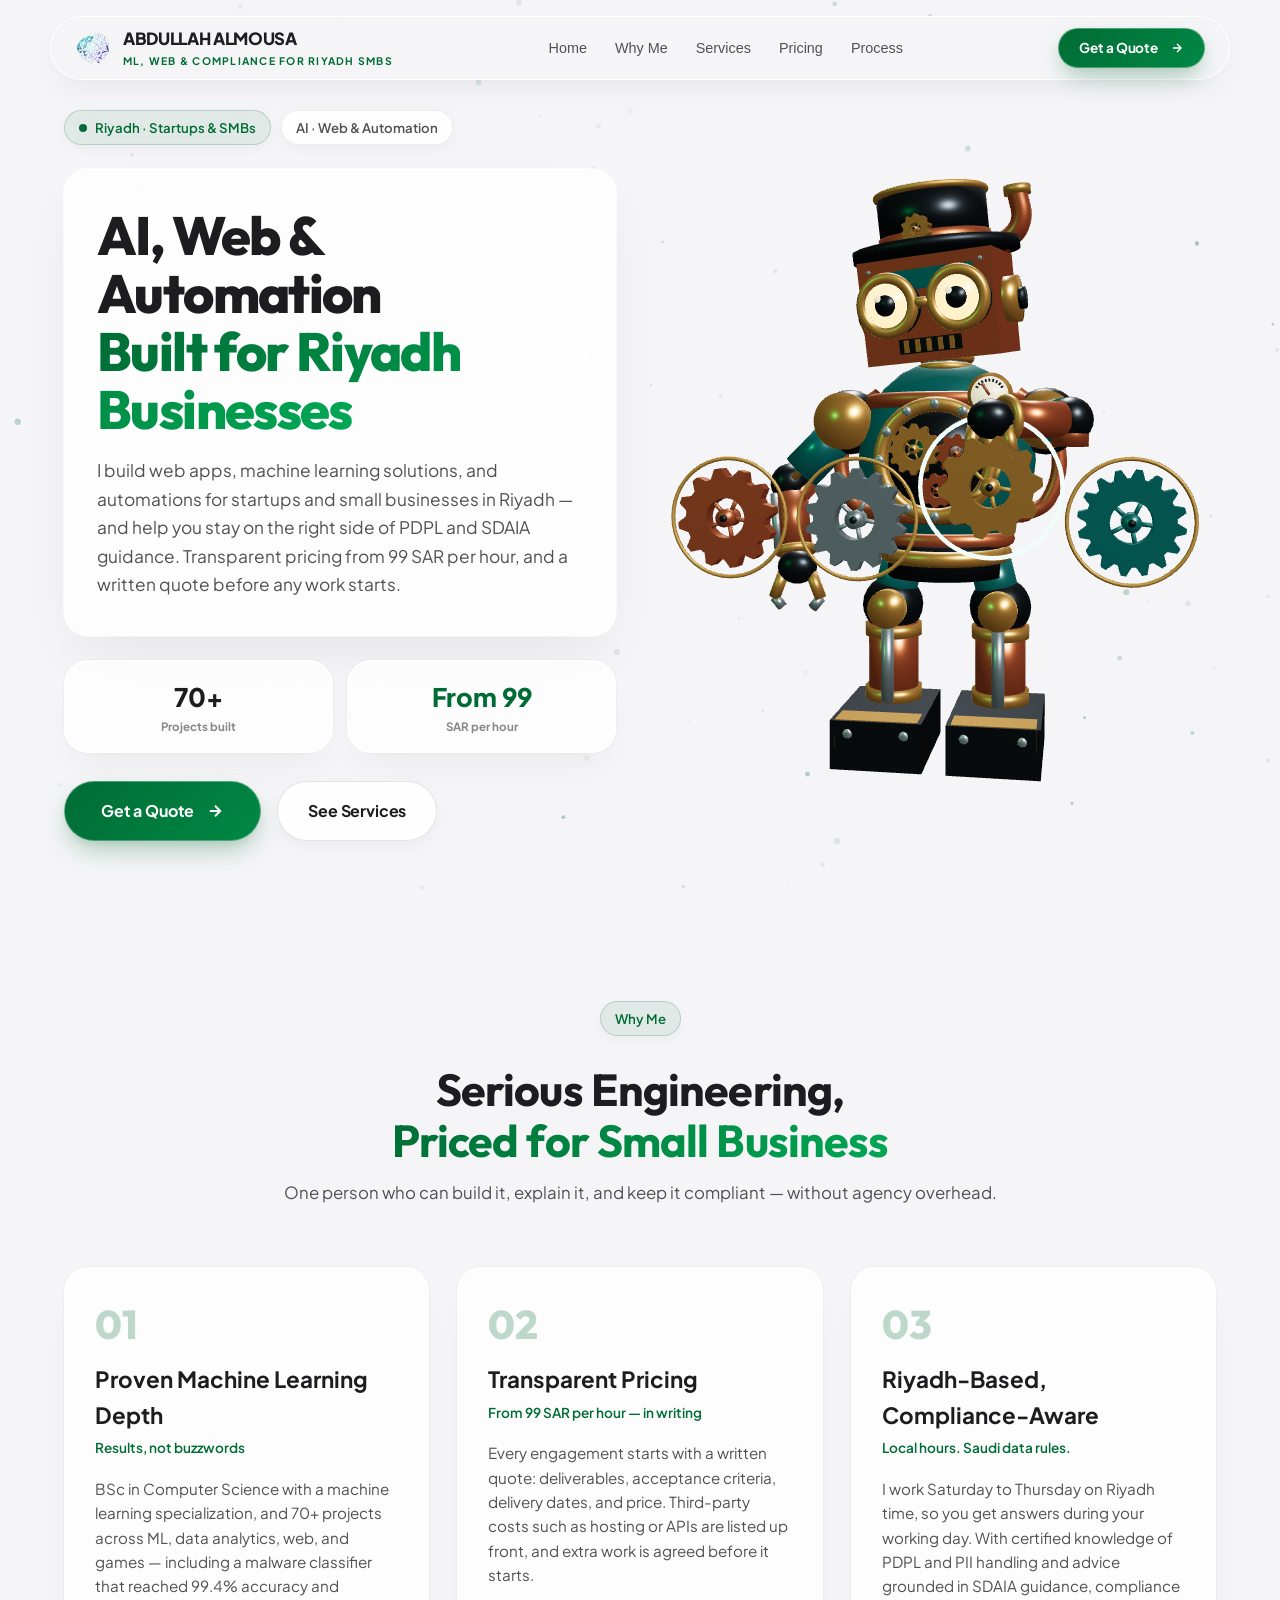
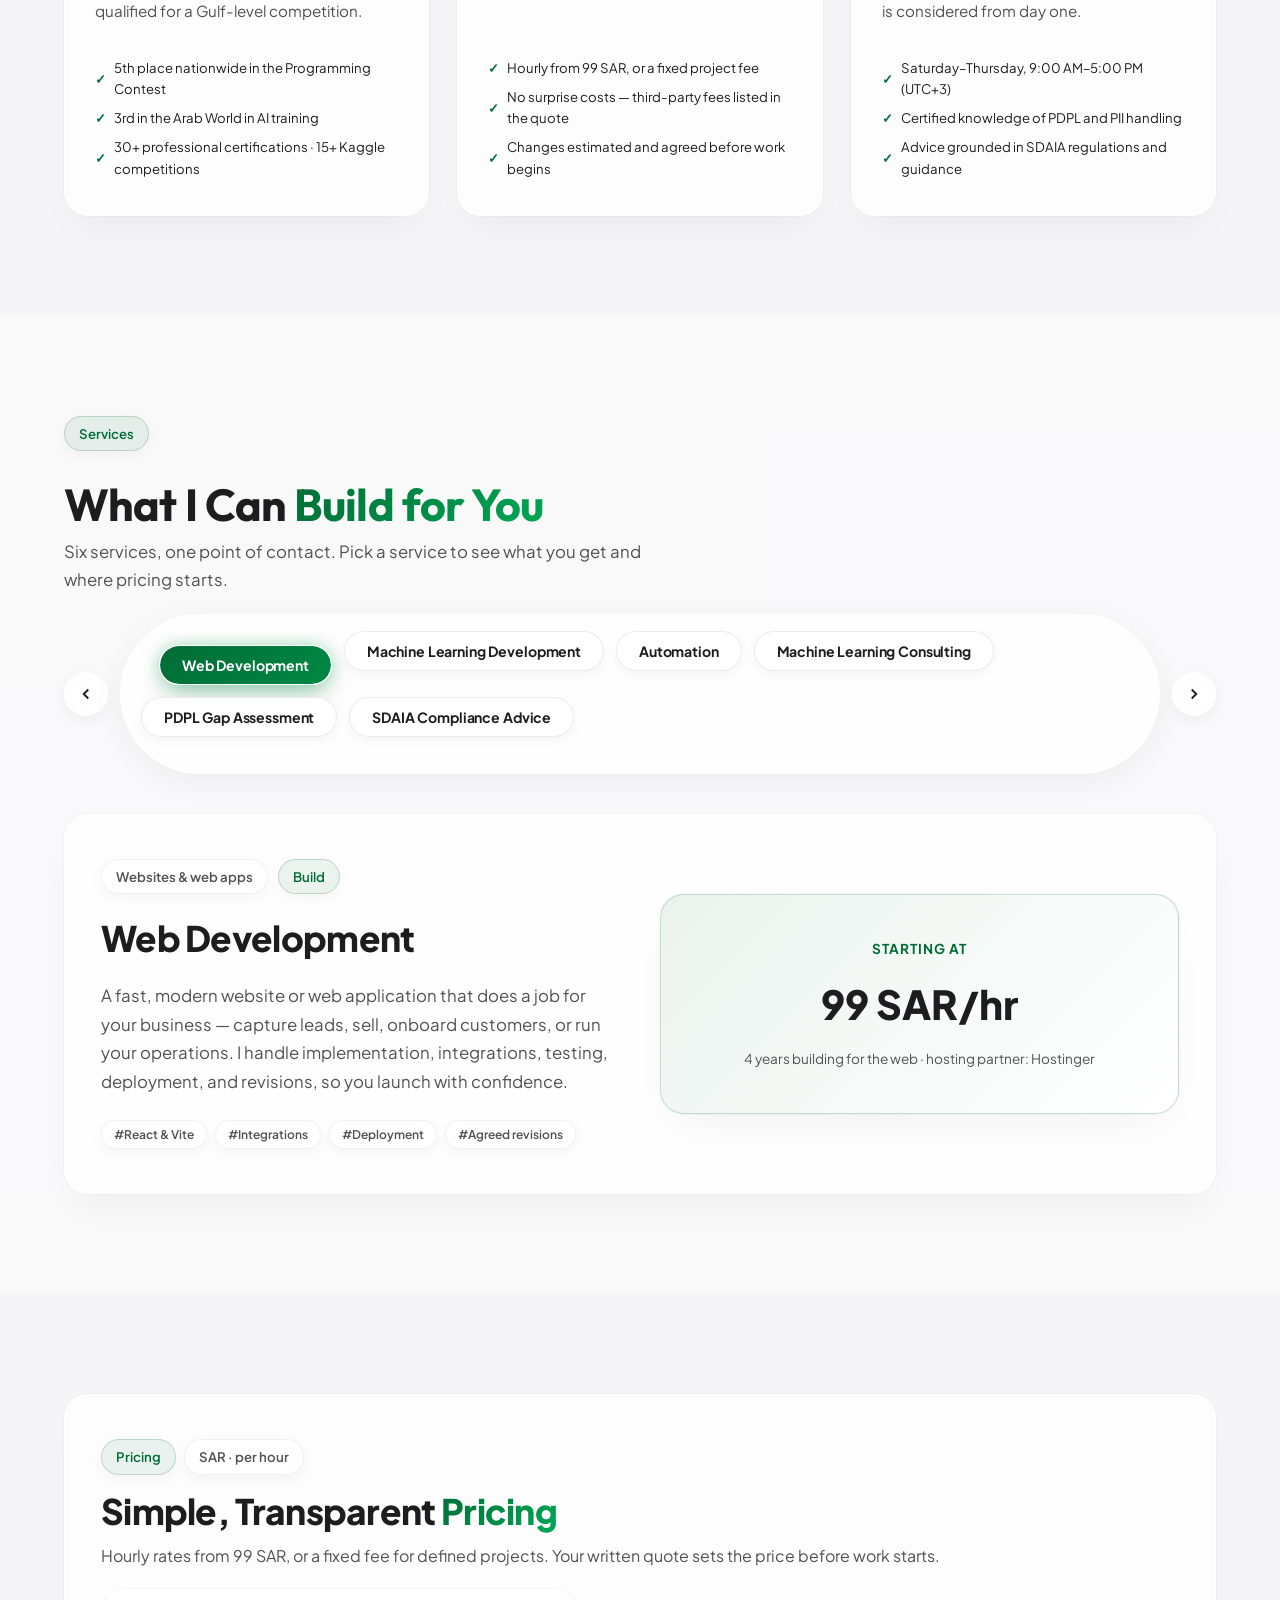
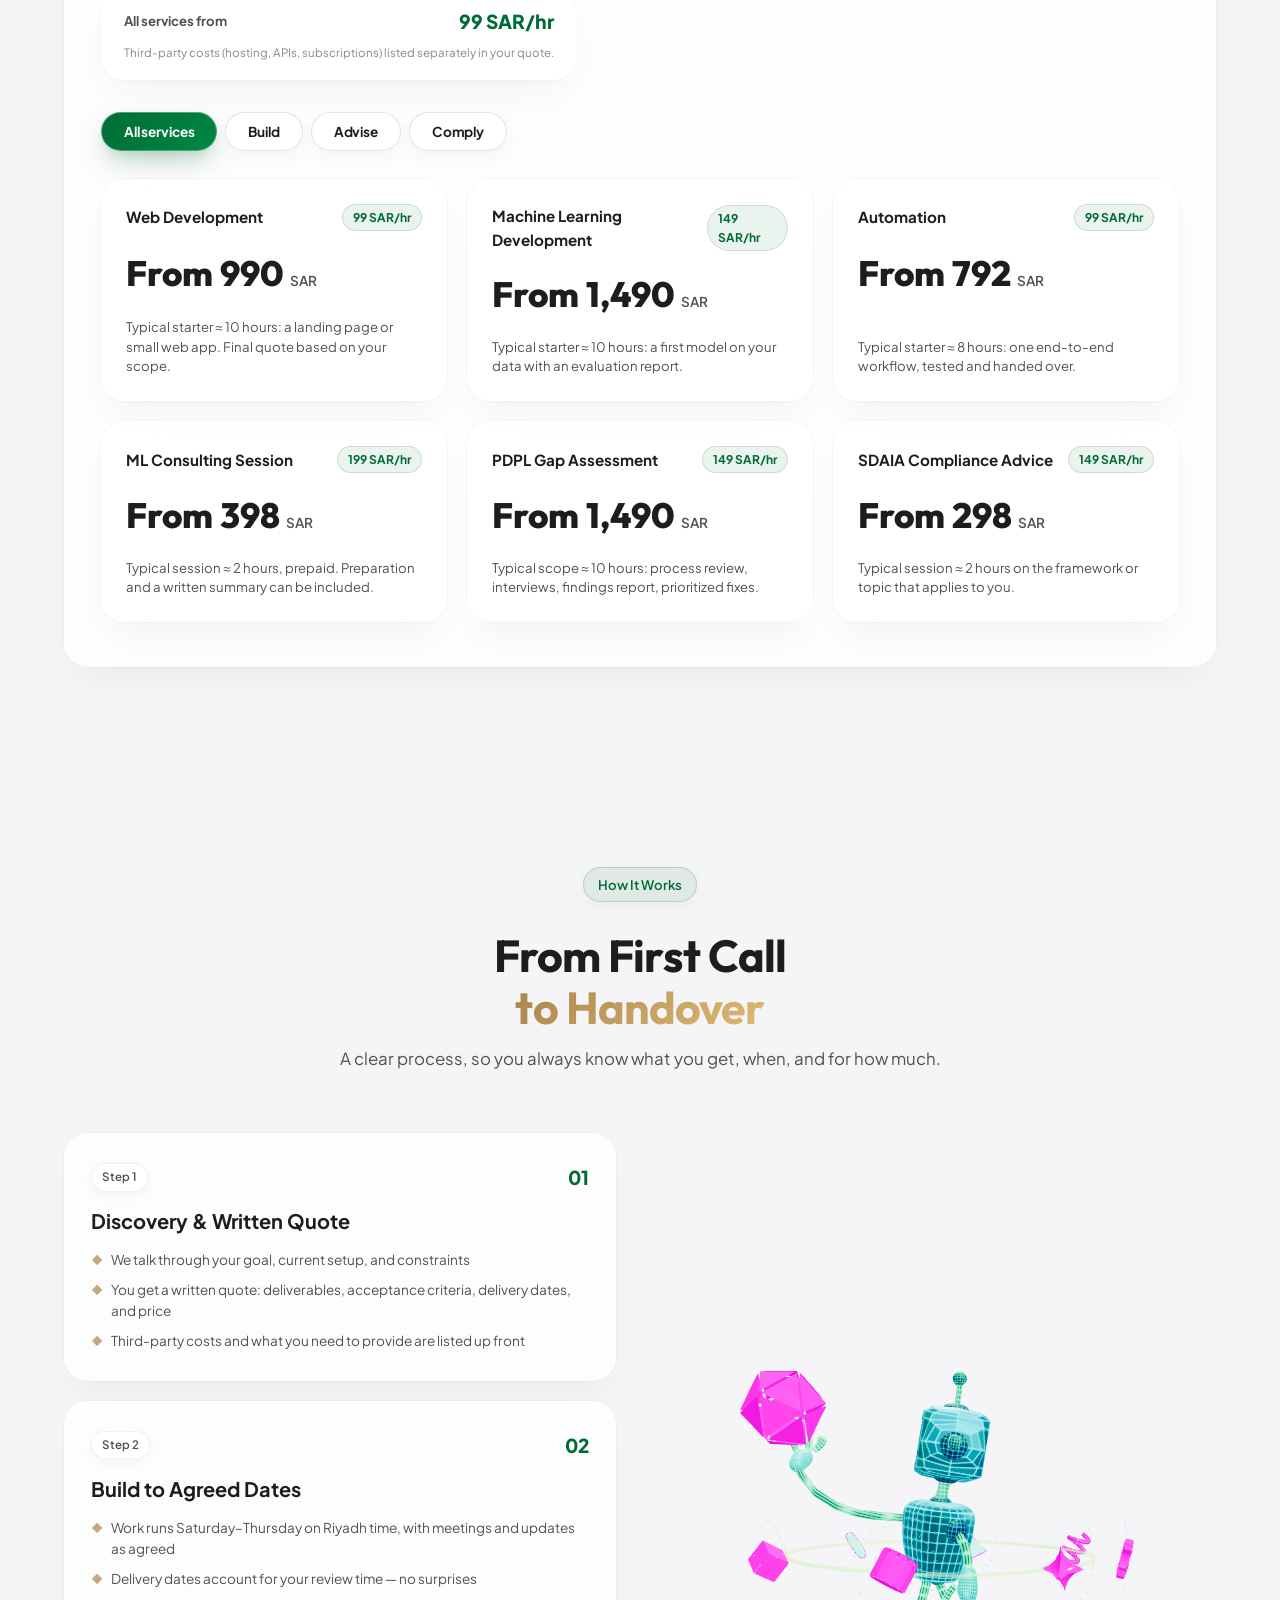
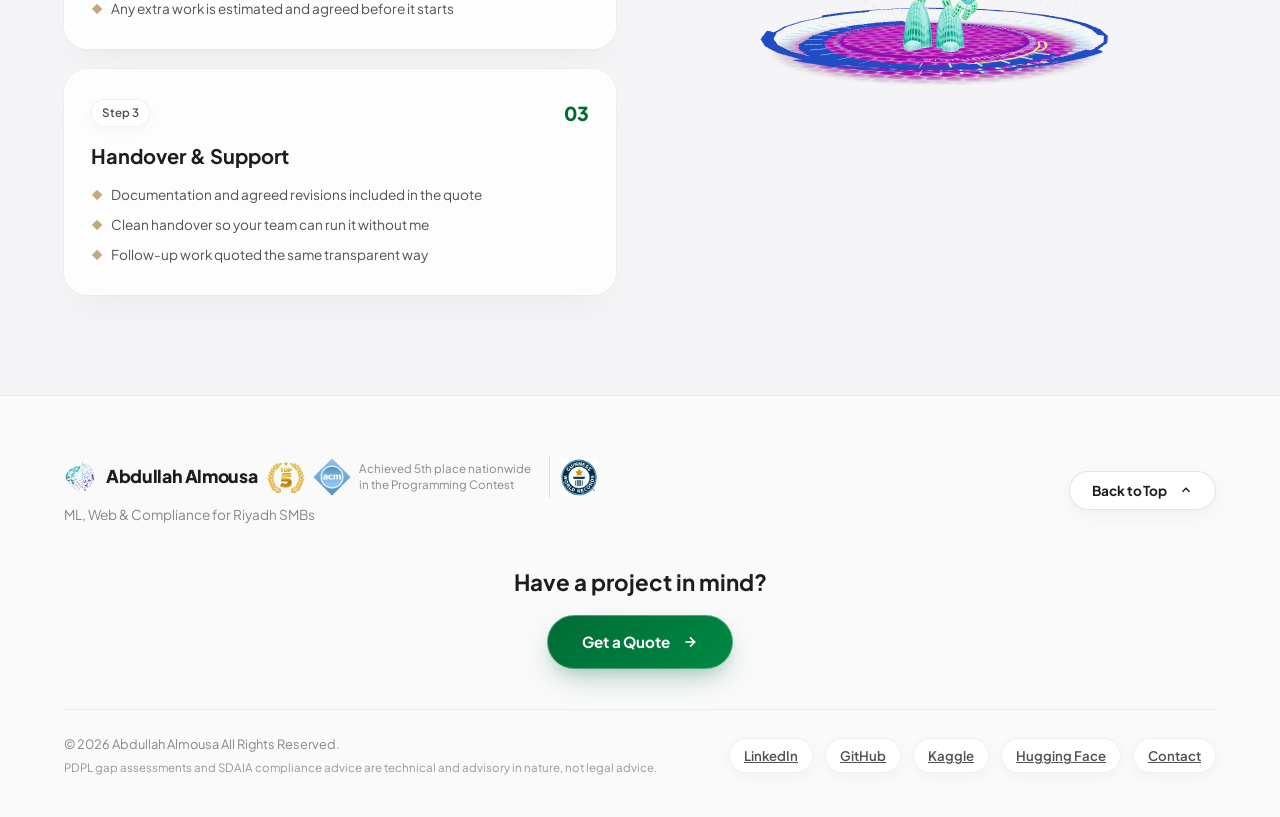
<file: index.html>
<!DOCTYPE html>
<html lang="en">
  <head>
    <meta charset="UTF-8" />
    <meta name="viewport" content="width=device-width, initial-scale=1.0" />
    <meta name="theme-color" content="#f5f5f7" />
    <link rel="icon" type="image/png" href="./assets/logo-DHWenbFz.png" />
    <title>Abdullah Almousa | AI, Web & Automation Services in Riyadh</title>
    <meta name="description" content="Freelance AI, web development, and automation for startups and small businesses in Riyadh. Transparent pricing from 99 SAR per hour, written quote before work starts." />
    
    <!-- Google Fonts: Plus Jakarta Sans & Outfit -->
    <link rel="preconnect" href="https://fonts.googleapis.com" />
    <link rel="preconnect" href="https://fonts.gstatic.com" crossorigin />
    <link href="https://fonts.googleapis.com/css2?family=Outfit:wght@300;400;500;600;700;800&family=Plus+Jakarta+Sans:wght@300;400;500;600;700;800&display=swap" rel="stylesheet" />
    <script type="module" crossorigin src="./assets/index-CaRJ4_Bm.js"></script>
    <link rel="stylesheet" crossorigin href="./assets/index-ww7NXASJ.css">
  </head>
  <body>
    <div id="root"></div>
  </body>
</html>
</file>
<file: assets/index-ww7NXASJ.css>
:root{--bg-primary: #f5f5f7;--text-primary: #1d1d1f;--text-secondary: #515154;--text-tertiary: #86868b;--text-inverse: #ffffff;--accent-primary: #006C35;--accent-primary-subtle: rgba(0, 108, 53, .08);--accent-primary-glow: rgba(0, 108, 53, .35);--accent-primary-vibrant: #00a854;--accent-secondary: #c5a880;--glass-bg: rgba(255, 255, 255, .76);--glass-bg-hover: rgba(255, 255, 255, .92);--glass-border: rgba(255, 255, 255, .9);--glass-border-glow: rgba(0, 108, 53, .25);--glass-shadow: 0 20px 40px -15px rgba(0, 0, 0, .06), 0 0 1px 1px rgba(0, 0, 0, .03);--glass-shadow-hover: 0 35px 70px -15px rgba(0, 0, 0, .12), 0 0 1px 1px rgba(0, 0, 0, .06);--radius-lg: 24px;--radius-full: 9999px;--font-main: "Plus Jakarta Sans", -apple-system, BlinkMacSystemFont, "Segoe UI", Roboto, sans-serif;--font-display: "Outfit", "Plus Jakarta Sans", sans-serif;--transition-smooth: all .35s cubic-bezier(.16, 1, .3, 1);--transition-spring: all .5s cubic-bezier(.34, 1.56, .64, 1)}*,*:before,*:after{box-sizing:border-box;margin:0;padding:0;-webkit-font-smoothing:antialiased;-moz-osx-font-smoothing:grayscale}html,body,*{scrollbar-width:none!important;-ms-overflow-style:none!important}::-webkit-scrollbar{display:none!important;width:0!important;height:0!important}html{font-size:16px;scroll-behavior:smooth;background-color:var(--bg-primary);color:var(--text-primary)}body{font-family:var(--font-main);background-color:var(--bg-primary);color:var(--text-primary);min-height:100vh;line-height:1.6;overflow-x:hidden;position:relative}.glass-card{background:var(--glass-bg);backdrop-filter:blur(28px) saturate(190%);-webkit-backdrop-filter:blur(28px) saturate(190%);border:1px solid var(--glass-border);box-shadow:var(--glass-shadow);border-radius:var(--radius-lg);transition:var(--transition-smooth)}.glass-card:hover{background:var(--glass-bg-hover);box-shadow:var(--glass-shadow-hover);border-color:var(--glass-border-glow);transform:translateY(-6px) scale(1.01)}@keyframes floatSlow{0%,to{transform:translateY(0) rotate(0)}50%{transform:translateY(-12px) rotate(.4deg)}}@keyframes floatMedium{0%,to{transform:translateY(0) rotate(0)}50%{transform:translateY(-16px) rotate(-.5deg)}}@keyframes floatReverse{0%,to{transform:translateY(0)}50%{transform:translateY(10px)}}.floating-box-1{animation:floatSlow 6s ease-in-out infinite}.floating-box-2{animation:floatMedium 5s ease-in-out infinite .8s}.floating-box-3{animation:floatReverse 7s ease-in-out infinite 1.5s}.glass-pill{display:inline-flex;align-items:center;gap:8px;padding:6px 14px;background:#ffffffd9;backdrop-filter:blur(14px);-webkit-backdrop-filter:blur(14px);border:1px solid rgba(0,0,0,.06);border-radius:var(--radius-full);font-size:.825rem;font-weight:600;color:var(--text-secondary);box-shadow:0 4px 14px #0000000a}.glass-pill.emerald{background:var(--accent-primary-subtle);border-color:#006c3533;color:var(--accent-primary)}.glass-nav{position:fixed;top:16px;left:50%;transform:translate(-50%);width:calc(100% - 32px);max-width:1180px;height:64px;background:#f5f5f7c7;backdrop-filter:blur(28px) saturate(190%);-webkit-backdrop-filter:blur(28px) saturate(190%);border:1px solid rgba(255,255,255,.9);box-shadow:0 12px 35px -10px #00000014,0 0 1px #0000000a;border-radius:var(--radius-full);z-index:100;display:flex;align-items:center;justify-content:space-between;padding:0 24px;transition:var(--transition-smooth)}.btn{display:inline-flex;align-items:center;justify-content:center;gap:12px;padding:14px 30px;font-family:var(--font-main);font-size:.95rem;font-weight:700;letter-spacing:-.01em;border-radius:var(--radius-full);border:none;cursor:pointer;position:relative;overflow:hidden;transition:var(--transition-spring);text-decoration:none;-webkit-user-select:none;user-select:none}.btn-primary{background:linear-gradient(135deg,var(--accent-primary) 0%,#008844 100%);color:var(--text-inverse);box-shadow:0 12px 28px -6px var(--accent-primary-glow),0 4px 10px #0000000d;border:1px solid rgba(255,255,255,.3)}.btn-primary:before{content:"";position:absolute;top:0;left:-120%;width:100%;height:100%;background:linear-gradient(90deg,transparent 0%,rgba(255,255,255,.35) 50%,transparent 100%);transform:skew(-25deg);animation:shimmerSweep 3.5s infinite ease-in-out}@keyframes shimmerSweep{0%{left:-120%}35%{left:140%}to{left:140%}}.btn-primary:hover{background:linear-gradient(135deg,#007a3c 0%,var(--accent-primary-vibrant) 100%);transform:translateY(-4px) scale(1.03);box-shadow:0 18px 36px -6px var(--accent-primary-glow),0 0 20px #00a85466}.btn-primary:active{transform:translateY(-1px) scale(.98);box-shadow:0 6px 14px -4px var(--accent-primary-glow)}.btn-secondary{background:#ffffffd9;color:var(--text-primary);border:1px solid rgba(0,0,0,.1);box-shadow:0 6px 18px #0000000a;-webkit-backdrop-filter:blur(12px);backdrop-filter:blur(12px)}.btn-secondary:hover{background:#fff;border-color:#006c354d;color:var(--accent-primary);transform:translateY(-4px) scale(1.03);box-shadow:0 14px 28px #00000014,0 0 12px #006c3526}.btn-secondary:active{transform:translateY(-1px) scale(.98)}@keyframes auraPulse{0%,to{box-shadow:0 0 0 0 var(--accent-primary-glow)}50%{box-shadow:0 0 0 10px #006c3500}}.pulse-aura{animation:auraPulse 2.5s infinite}.container{width:100%;max-width:1200px;margin:0 auto;padding:0 24px}.section-padding{padding:100px 0}.heading-display{font-family:var(--font-display);font-size:clamp(2.5rem,5vw,4.4rem);font-weight:800;line-height:1.08;letter-spacing:-.03em;color:var(--text-primary)}.heading-section{font-family:var(--font-display);font-size:clamp(2rem,3.5vw,2.8rem);font-weight:700;line-height:1.15;letter-spacing:-.02em;color:var(--text-primary)}.text-gradient-primary{background:linear-gradient(135deg,var(--accent-primary) 0%,var(--accent-primary-vibrant) 100%);-webkit-background-clip:text;-webkit-text-fill-color:transparent}.text-gradient-secondary{background:linear-gradient(135deg,#a8844f,#dfba73);-webkit-background-clip:text;-webkit-text-fill-color:transparent}.text-muted{color:var(--text-secondary);font-size:1.05rem;line-height:1.65}@media(max-width:768px){.section-padding{padding:60px 0}.glass-nav{top:10px;height:58px;padding:0 16px}.nav-links{display:none!important}}@media(max-width:520px){.nav-action{display:none}}.showcase-header-row{display:flex;justify-content:space-between;align-items:flex-end;flex-wrap:wrap;gap:20px;margin-bottom:40px}.showcase-nav-wrapper{display:flex;align-items:center;gap:12px;max-width:100%}.showcase-tabs-wrapper{max-width:100%;position:relative;flex:1;min-width:0}.showcase-arrow-btn{width:44px;height:44px;min-width:44px;min-height:44px;border-radius:50%;border:1px solid rgba(255,255,255,.95);background:#ffffffd9;backdrop-filter:blur(16px);-webkit-backdrop-filter:blur(16px);box-shadow:0 4px 14px #0000000d;color:var(--text-primary);display:inline-flex;align-items:center;justify-content:center;cursor:pointer;flex-shrink:0;transition:transform .25s cubic-bezier(.34,1.56,.64,1),background-color .25s ease,border-color .25s ease,box-shadow .25s ease,color .25s ease;-webkit-user-select:none;user-select:none;-webkit-tap-highlight-color:transparent}.showcase-arrow-btn:hover{background:#fff;color:var(--accent-primary);border-color:#006c3559;transform:scale(1.08);box-shadow:0 8px 22px #006c3529}.showcase-arrow-btn:active{transform:scale(.92)}.showcase-tabs-container{display:flex;gap:12px;align-items:flex-start;padding:16px 20px 22px;background-color:#ffffffbf;backdrop-filter:blur(20px);-webkit-backdrop-filter:blur(20px);border-radius:var(--radius-full);border:1px solid rgba(255,255,255,.95);box-shadow:0 8px 30px #0000000d;overflow-x:auto;min-height:76px;flex-wrap:wrap;max-width:100%}@media(max-width:900px){.showcase-header-row{flex-direction:column;align-items:stretch;gap:24px}.showcase-nav-wrapper,.showcase-tabs-wrapper{width:100%}}@media(max-width:768px){.showcase-nav-wrapper{gap:8px;width:100%}.showcase-arrow-btn{width:38px;height:38px;min-width:38px;min-height:38px}.showcase-tabs-container{flex-wrap:nowrap;overflow-x:auto;overflow-y:hidden;-webkit-overflow-scrolling:touch;scrollbar-width:none;width:100%;padding:8px 12px 14px;gap:8px;min-height:56px;scroll-snap-type:x proximity}.showcase-tabs-container::-webkit-scrollbar{display:none}.showcase-tab-btn{flex-shrink:0;scroll-snap-align:center;padding-bottom:8px}.showcase-tab-btn .btn-shell{white-space:nowrap;padding:8px 14px;font-size:.8rem}.showcase-tab-btn.eat-left,.showcase-tab-btn.eat-right{padding-right:0}.showcase-tab-btn.eat-left:hover,.showcase-tab-btn.eat-left.is-active{--tab-tx: 0px}}.showcase-tab-btn{--tab-tx: 0px;--tab-ty: 0px;--tab-scale: 1;display:inline-flex;align-items:flex-start;padding:0 0 14px;border:none;background:none;cursor:pointer;-webkit-user-select:none;user-select:none;-webkit-tap-highlight-color:transparent}.showcase-tab-btn .btn-shell{display:inline-flex;align-items:center;justify-content:center;padding:10px 22px;font-family:var(--font-main);font-size:.88rem;font-weight:700;letter-spacing:-.01em;border-radius:var(--radius-full);border:1px solid rgba(0,0,0,.08);background:#ffffffe6;color:var(--text-primary);position:relative;overflow:hidden;box-shadow:0 4px 12px #0000000a;z-index:1;transform:translate(var(--tab-tx),var(--tab-ty)) scale(var(--tab-scale));transition:transform .35s cubic-bezier(.34,1.56,.64,1),box-shadow .35s ease,border-color .35s ease}.showcase-tab-btn .btn-label{position:relative;z-index:3;transition:color .3s ease}.showcase-tab-btn .btn-shell:before{content:"";position:absolute;top:0;right:0;bottom:0;left:0;background:linear-gradient(135deg,var(--accent-primary) 0%,#008844 100%);border-radius:inherit;z-index:1;pointer-events:none;transition:transform .4s cubic-bezier(.2,.9,.3,1),opacity .3s ease}.showcase-tab-btn .btn-shell:after{content:"";position:absolute;top:0;left:-120%;width:100%;height:100%;background:linear-gradient(90deg,transparent 0%,rgba(255,255,255,.3) 50%,transparent 100%);transform:skew(-25deg);z-index:2;pointer-events:none}.showcase-tab-btn:hover .btn-shell:after,.showcase-tab-btn.is-active .btn-shell:after{animation:shimmerSweep 3s infinite ease-in-out}.showcase-tab-btn.eat-top .btn-shell:before{transform:translateY(-102%)}.showcase-tab-btn.eat-top:hover .btn-shell:before,.showcase-tab-btn.eat-top.is-active .btn-shell:before{transform:translateY(0)}.showcase-tab-btn.eat-top:hover,.showcase-tab-btn.eat-top.is-active{--tab-ty: 14px}.showcase-tab-btn.eat-left{padding-right:18px}.showcase-tab-btn.eat-left .btn-shell:before{transform:translate(-102%)}.showcase-tab-btn.eat-left:hover .btn-shell:before,.showcase-tab-btn.eat-left.is-active .btn-shell:before{transform:translate(0)}.showcase-tab-btn.eat-left:hover,.showcase-tab-btn.eat-left.is-active{--tab-ty: 14px;--tab-tx: 18px}.showcase-tab-btn.eat-right{padding-right:18px}.showcase-tab-btn.eat-right .btn-shell:before{transform:translate(102%)}.showcase-tab-btn.eat-right:hover .btn-shell:before,.showcase-tab-btn.eat-right.is-active .btn-shell:before{transform:translate(0)}.showcase-tab-btn.eat-right:hover,.showcase-tab-btn.eat-right.is-active{--tab-ty: 14px}.showcase-tab-btn:hover .btn-shell,.showcase-tab-btn.is-active .btn-shell{border-color:#fff6;box-shadow:0 12px 28px -6px var(--accent-primary-glow),0 0 16px #00a85459}.showcase-tab-btn:hover .btn-label,.showcase-tab-btn.is-active .btn-label{color:#fff}.showcase-tab-btn:active{--tab-scale: .97}.preloader-overlay{opacity:1;pointer-events:all}.preloader-exit{opacity:0!important;transform:scale(1.04)!important;filter:blur(10px)!important;pointer-events:none!important}@keyframes preloaderPulse{0%,to{transform:translate(-50%,-50%) scale(1);opacity:.6}50%{transform:translate(-50%,-50%) scale(1.15);opacity:.9}}@keyframes preloaderIconFloat{0%,to{transform:translateY(0) rotate(0)}50%{transform:translateY(-6px) rotate(3deg)}}@keyframes spin{0%{transform:rotate(0)}to{transform:rotate(360deg)}}
</file>
